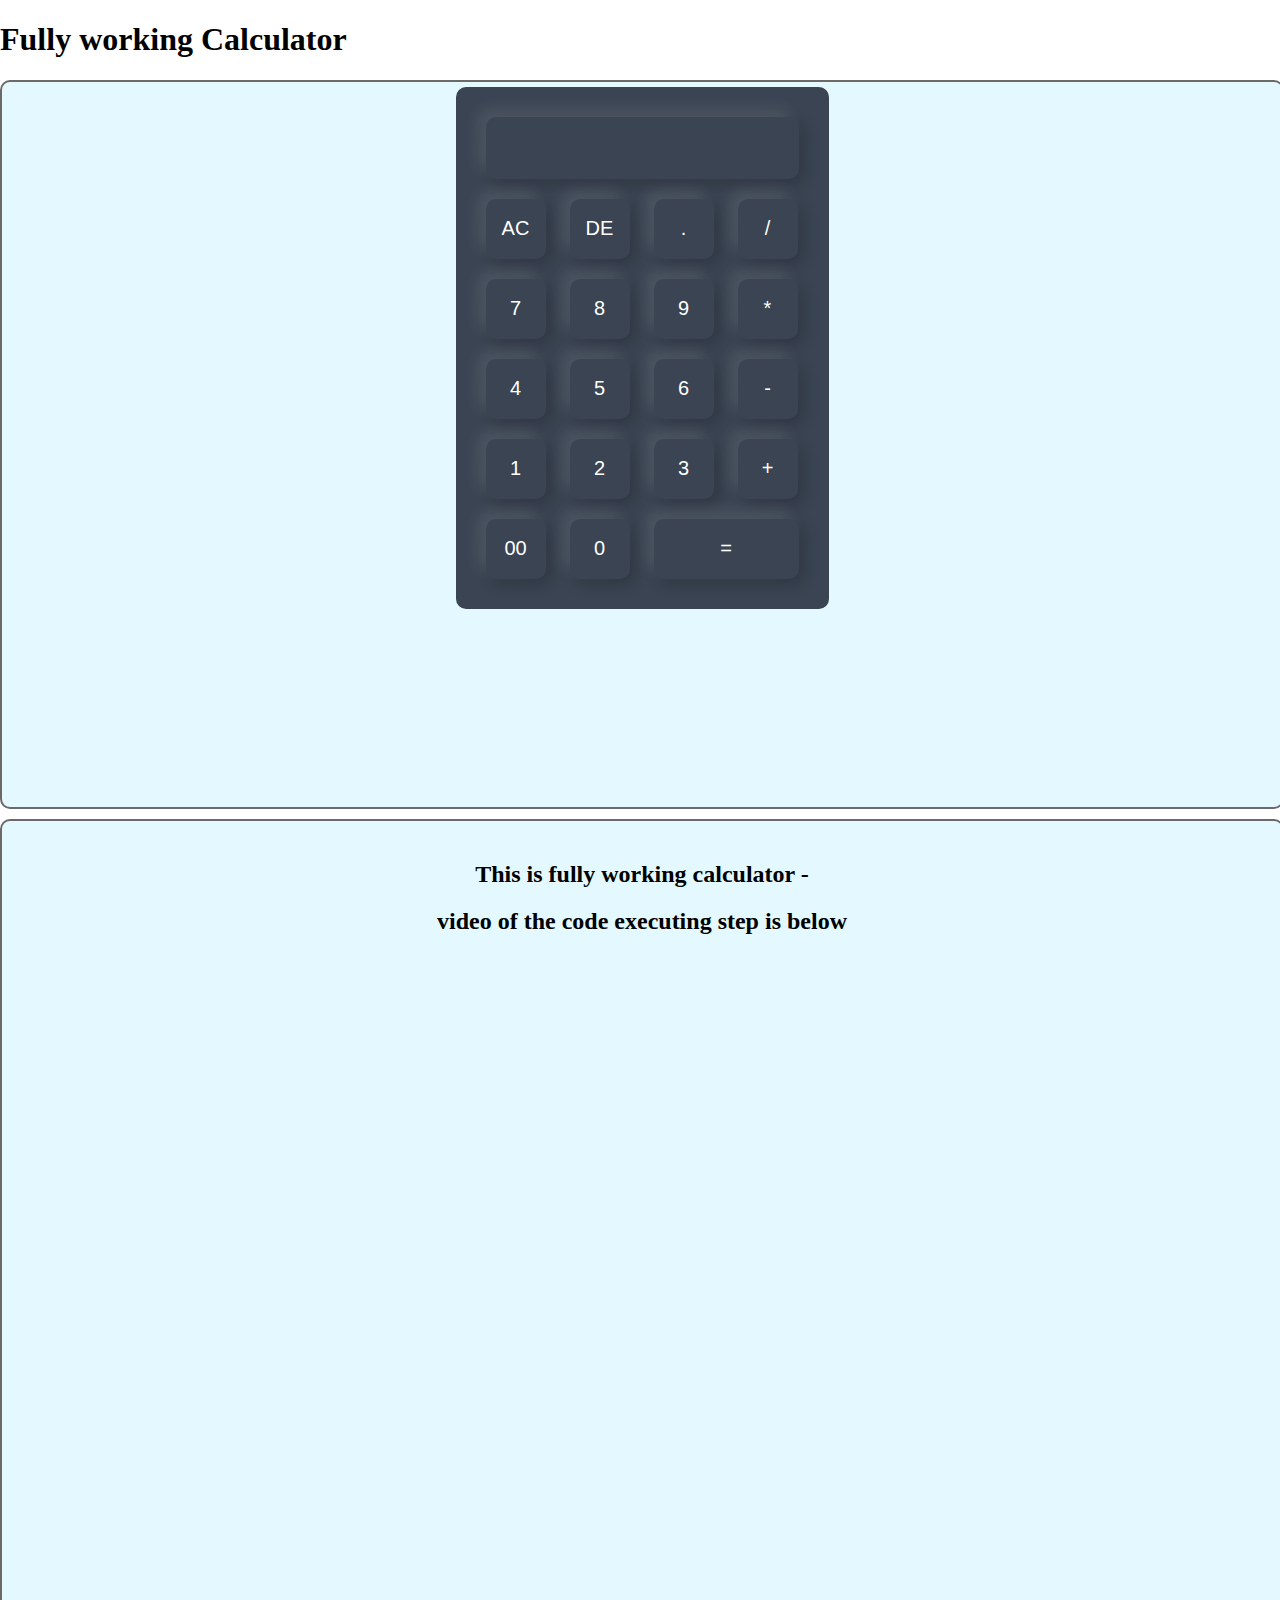
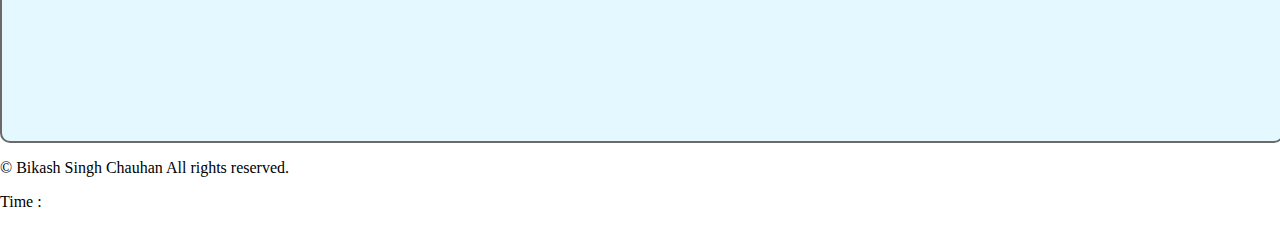
<file: calculator.html>
<!DOCTYPE html>
<html lang="en">

<head>
    <meta charset="UTF-8">
    <meta name="viewport" content="width=device-width, initial-scale=1.0">
    <title>Project-1 : Calculator</title>
    <!-- linking external css-->
    <style>
        body {
            margin: 0px;
            padding-top: 0px;



        }

        @media (max-width: 768px) {
            .container {
                display: flex;
                flex-direction: column;
                align-items: center;
                height: 100vh;

            }

            nav a {
                margin: 5px 0;
            }
        }

        @media (max-width: 425px) {
            header h1 {
                font-size: 1.5rem;
            }

            section h2 {
                font-size: 1.2rem;
            }
        }

        @media (max-width: 375px) {
            .container {
                padding: 100px;
                width: 100%;
                height: 80vh;
                border: 2px solid rgb(108, 105, 105);
                border-radius: 10px;
                background: #e3f9ff;
                display: flex;
                flex-direction: column;
                align-items: center;
                margin-left: 40px;
            }
        }
        @media (max-width: 320px) {
            .container {
                padding: 10px;
                width: 130%;
                height: 80vh;
                border: 2px solid rgb(108, 105, 105);
                border-radius: 10px;
                background: #e3f9ff;
                display: flex;
                flex-direction: column;
                align-items: center;
                margin-left: 40px;
            }
        }

        .container {
            padding-top: 5px;
            width: 100%;
            height: 80vh;
            border: 2px solid rgb(108, 105, 105);
            border-radius: 10px;
            background: #e3f9ff;
            display: flex;
            flex-direction: column;
            align-items: center;

        }

        .Calculator {
            background-color: #3a4452;
            padding: 20px;
            border-radius: 10px;
        }

        .Calculator form input {
            border: 0px;
            outline: 0;
            width: 60px;
            height: 60px;
            border-radius: 10px;
            box-shadow: -8px -8px 15px rgba(255, 255, 255, 0.1), 5px 5px 15px rgba(0, 0, 0, 0.2);
            background: transparent;
            margin: 10px;
            font-size: 20px;
            color: white;
            cursor: pointer;

        }

        form .display {
            display: flex;
            justify-content: flex-end;
            margin: 20px, 0;
        }

        form .display input {
            text-align: right;
            flex: 1;
            font-size: 45px;
            
        }

        #equal {
            width: 145px;

            flex-grow: 1;
        }




        .container2 {
            margin-top: 10px;
            padding-top: 20px;
            width: 100%;
            height: 100vh;
            background: #e3f9ff;
            text-align: center;
            border: 2px solid rgb(108, 105, 105);
            border-radius: 10px;

        }
    </style>
</head>

<body>
    <nav id="heading">
        <h1>Fully working Calculator</h1>
    </nav>
    <!---- <p>calculator</p>  ---->
    <div class="container">
        <div class="Calculator">
            <Form>
                <div class="display">
                    <input type="text" name="display">
                </div>
                <div>
                    <input type="button" value="AC" onclick="display.value =''">
                    <input type="button" value="DE" onclick="display.value =display.value.toString().slice(0,-1)">
                    <input type="button" value="." onclick="display.value +='.'">
                    <input type="button" value="/" onclick="display.value +='/'">
                </div>
                <div>
                    <input type="button" value="7" onclick="display.value +='7'">
                    <input type="button" value="8" onclick="display.value +='8'">
                    <input type="button" value="9" onclick="display.value +='9' ">
                    <input type="button" value="*" onclick="display.value +='*'">
                </div>

                <div>
                    <input type="button" value="4" onclick="display.value +='4'">
                    <input type="button" value="5" onclick="display.value +='5'">
                    <input type="button" value="6" onclick="display.value +='6'">
                    <input type="button" value="-" onclick="display.value +='-'">
                </div>
                <div>
                    <input type="button" value="1" onclick="display.value +='1'">
                    <input type="button" value="2" onclick="display.value +='2'">
                    <input type="button" value="3" onclick="display.value +='3'">
                    <input type="button" value="+" onclick="display.value +='+'">
                </div>
                <div>
                    <input type="button" value="00" onclick="display.value +='00'">
                    <input type="button" value="0" onclick="display.value +='0'">
                    <input type="button" value="=" id="equal" onclick="display.value=eval(display.value)">

                </div>
            </Form>



        </div>
    </div>
    <div class="container2">
        <h2>This is fully working calculator - </h2>
        <h2>video of the code executing step is below </h2>
        <video width="640" height="360" control>
            <source src="C:\Users\bikas\Videos\2025-03-16 23-13-34.mkv" type="video/mkv">
        </video>
    </div>





    <footer id="copyright">
        <p>&copy; <span id="year"></span> Bikash Singh Chauhan All rights reserved.</p>
        <p>Time : <span id="datetime"></span></p>
    </footer>
</body>

</html>
</file>
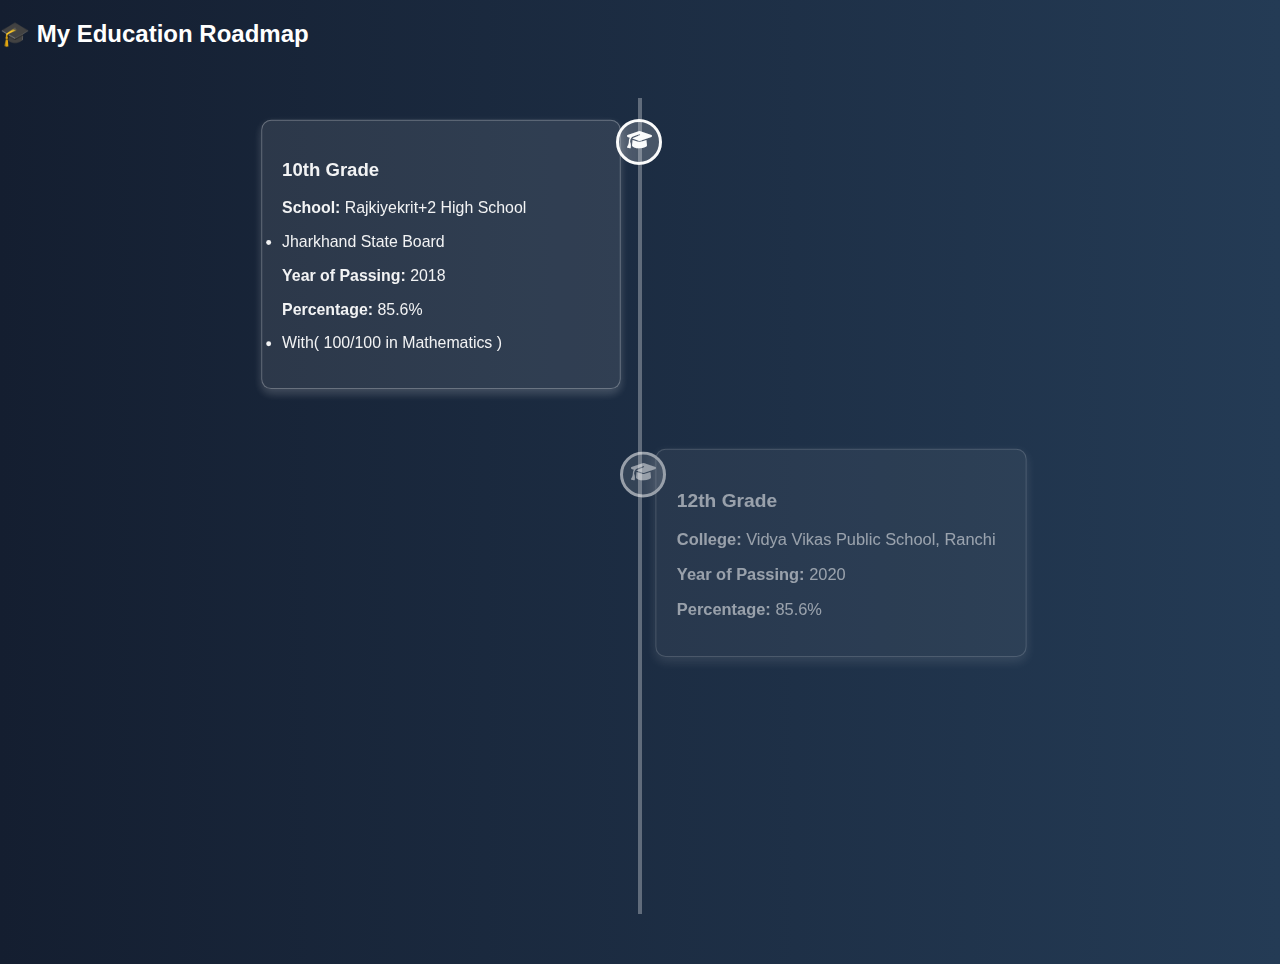
<file: education.html>
<!DOCTYPE html>
<html lang="en">
<head>
    <meta charset="UTF-8">
    <meta name="viewport" content="width=device-width, initial-scale=1.0">
    <title>Education Roadmap</title>
    
    <!-- FontAwesome for Icons -->
    <link rel="stylesheet" href="https://cdnjs.cloudflare.com/ajax/libs/font-awesome/6.4.2/css/all.min.css">

    <!-- GSAP Library -->
    <script src="https://cdnjs.cloudflare.com/ajax/libs/gsap/3.12.2/gsap.min.js"></script>

    <style>
        /* General Styling */
        body {
            font-family: Arial, sans-serif;
            margin: 0;
            padding: 0;
            background: linear-gradient(to right, #141e30, #243b55);
            color: white;
            overflow-x: hidden;
        }

        #education {
            text-align: center;
            font-size: 32px;
            margin-top: 20px;
        }

        /* Timeline Container */
        .timeline {
            position: relative;
            max-width: 800px;
            margin: 50px auto;
        }

        .timeline::after {
            content: '';
            position: absolute;
            width: 4px;
            background-color: rgba(255, 255, 255, 0.3);
            top: 0;
            bottom: 0;
            left: 50%;
            margin-left: -2px;
        }

        /* Timeline Item */
        .timeline-item {
            padding: 20px;
            position: relative;
            width: 50%;
            opacity: 1; /* Ensure visibility */
            transition: transform 0.3s ease-in-out;
        }

        .left {
            left: 0;
            text-align: left;
        }

        .right {
            left: 50%;
            text-align: left;
        }

        /* Dots for Points */
        .timeline-item::after {
            content: '\f19d';
            font-family: "Font Awesome 5 Free";
            font-weight: 900;
            position: absolute;
            width: 40px;
            height: 40px;
            background: rgba(255, 255, 255, 0.2);
            backdrop-filter: blur(10px);
            border: 3px solid #fff;
            top: 20px;
            border-radius: 50%;
            text-align: center;
            line-height: 35px;
            font-size: 20px;
            color: white;
        }

        .right::after {
            left: -20px;
        }

        .left::after {
            right: 18px;
        }

        /* Glassmorphic Content Box */
        .content {
            padding: 20px ;
            background: rgba(255, 255, 255, 0.1);
            backdrop-filter: blur(10px);
            border-radius: 10px;
            box-shadow: 0 4px 10px rgba(255, 255, 255, 0.2);
            border: 1px solid rgba(255, 255, 255, 0.3);
            display: inline-block;
            width: 80%;
        }

        .content:hover {
            transform: scale(1.05);
        }

        /* Responsive Design */
        @media screen and (max-width: 600px) {
            .timeline::after {
                left: 20px;
            }

            .timeline-item {
                width: 100%;
                padding-left: 40px;
                text-align: left;
            }

            .timeline-item::after {
                left: 10px;
            }

            .right {
                left: 0%;
            }
        }
        @media(max-width:425px){


        }
    </style>
</head>
<body>

    <h2 #education>🎓 My Education Roadmap</h2>

    <div class="timeline">

        <!-- 10th Details -->
        <div class="timeline-item left">
            <div class="content">
                <h3>10th Grade</h3>
                <p><strong>School:</strong> Rajkiyekrit+2 High School
                <li>Jharkhand State Board</li></p>
                <p><strong>Year of Passing:</strong> 2018</p>
                <p><strong>Percentage:</strong> 85.6% 
                <li>With( 100/100 in Mathematics )</li></p>
            </div>
        </div>

        <!-- 12th Details -->
        <div class="timeline-item right">
            <div class="content">
                <h3>12th Grade</h3>
                <p><strong>College:</strong> Vidya Vikas Public School, Ranchi</p>
                <p><strong>Year of Passing:</strong> 2020</p>
                <p><strong>Percentage:</strong> 85.6%</p>
            </div>
        </div>

        <!-- BE Details -->
        <div class="timeline-item left">
            <div class="content">
                <h3>Bachelor of Engineering (B.E)</h3>
                <p><strong>College:</strong> M. S. Engineering College , Bangalore</p>
                <p><strong>Year of Passing:</strong> 2025</p>
                <p><strong>CGPA:</strong> 7.8 </p>
            </div>
        </div>

    </div>

    <!-- GSAP Animation -->
    <script>
        gsap.from(".timeline-item", {
            opacity: 0,
            y: 50,
            duration: 1,
            stagger: 0.5,
            ease: "power2.out"
        });

        gsap.from(".content", {
            scale: 0.8,
            opacity: 0,
            duration: 1.5,
            stagger: 0.5,
            ease: "elastic.out(1, 0.5)"
        });
    </script>

</body>
</html>
</file>
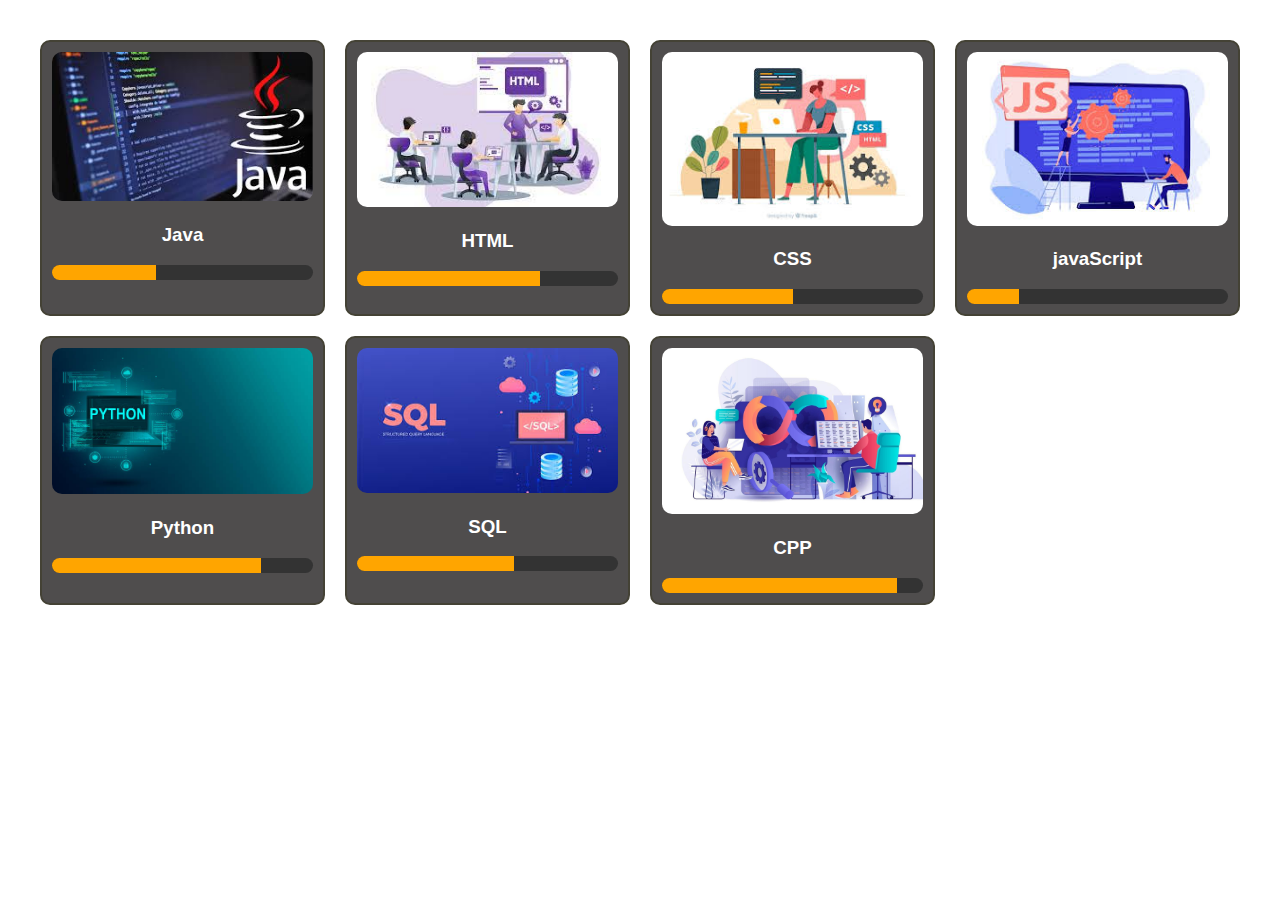
<file: skills.html>
<!DOCTYPE html>
<html lang="en">

<head>
    <meta charset="UTF-8">
    <meta name="viewport" content="width=device-width, initial-scale=1.0">
    <title>mySkills</title>
</head>
<style>
    body {
        margin: 0;
        padding: 0;
        font-family: arial, sans-serif;
    }

    .mySkills {
        margin: 30px;


    }

    .skills-section {
        display: grid;
        grid-template-columns: repeat(4, 1fr);
        gap: 20px;
        padding: 10px;


    }

    .skill-card {
        background-color: rgb(79, 77, 77);
        border: 2px solid rgb(68, 66, 53);
        padding: 10px;
        border-radius: 10px;
        transition: 0.3s ease, box-shadow 0.3s ease;
        text-align: center;
        color: white
    }

    .skills-section :hover {

        transform: translateY(-5px);
        box-shadow: 0px 4px 10px rgba(255, 165, 0, 0.6);
    }

    .skill-card img {
        border-radius: 10px;
        width: 100%;
        height: auto;
        object-fit: cover;

    }





    .progressive-bar {
        background: #333;
        border-radius: 10px;
        height: 15px;
        margin-top: 10px;
        overflow: hidden;

    }

    .progress {
        height: 100%;
        background: orange;


    }





    /* Responsive Design */
    @media (max-width: 992px) {
        .skills-section {
            grid-template-columns: repeat(2, 1fr);
        }
    }

    @media (max-width: 600px) {
        .skills-section {
            grid-template-columns: repeat(1, 1fr);
        }
    }
</style>

<body>
    <div class="mySkills">
        <div class="skills-section">
            <div class="skill-card">
                <img src="java.jpeg">

                <h3>Java</h3>
                <div class="progressive-bar">
                    <div class="progress" style="width: 40%;"></div>
                </div>
            </div>
            <div class="skill-card">
                <img src="html.jpeg">
                <h3>HTML</h3>
                <div class="progressive-bar">
                    <div class="progress" style="width: 70%;"></div>
                </div>
            </div>
            <div class="skill-card">
                <img src="CSS.jpeg">
                <h3>CSS</h3>
                <div class="progressive-bar">
                    <div class="progress" style="width: 50%;"></div>
                </div>
            </div>
            <div class="skill-card">
                <img src="javaScript.jpeg">
                <h3>javaScript</h3>
                <div class="progressive-bar">
                    <div class="progress" style="width: 20%;"></div>
                </div>
            </div>
            <div class="skill-card">
                <img src="python.jpg">
                <h3>Python</h3>
                <div class="progressive-bar">
                    <div class="progress" style="width: 80%;"></div>
                </div>
            </div>
            <div class="skill-card">
                <img src="sql.jpeg">
                <h3>SQL</h3>
                <div class="progressive-bar">
                    <div class="progress" style="width: 60%;"></div>
                </div>
            </div>
            <div class="skill-card">
                <img src="C.jpg">
                <h3>CPP</h3>
                <div class="progressive-bar">
                    <div class="progress" style="width: 90%;"></div>
                </div>
            </div>
        </div>
    </div>

</body>

</html>
</file>
